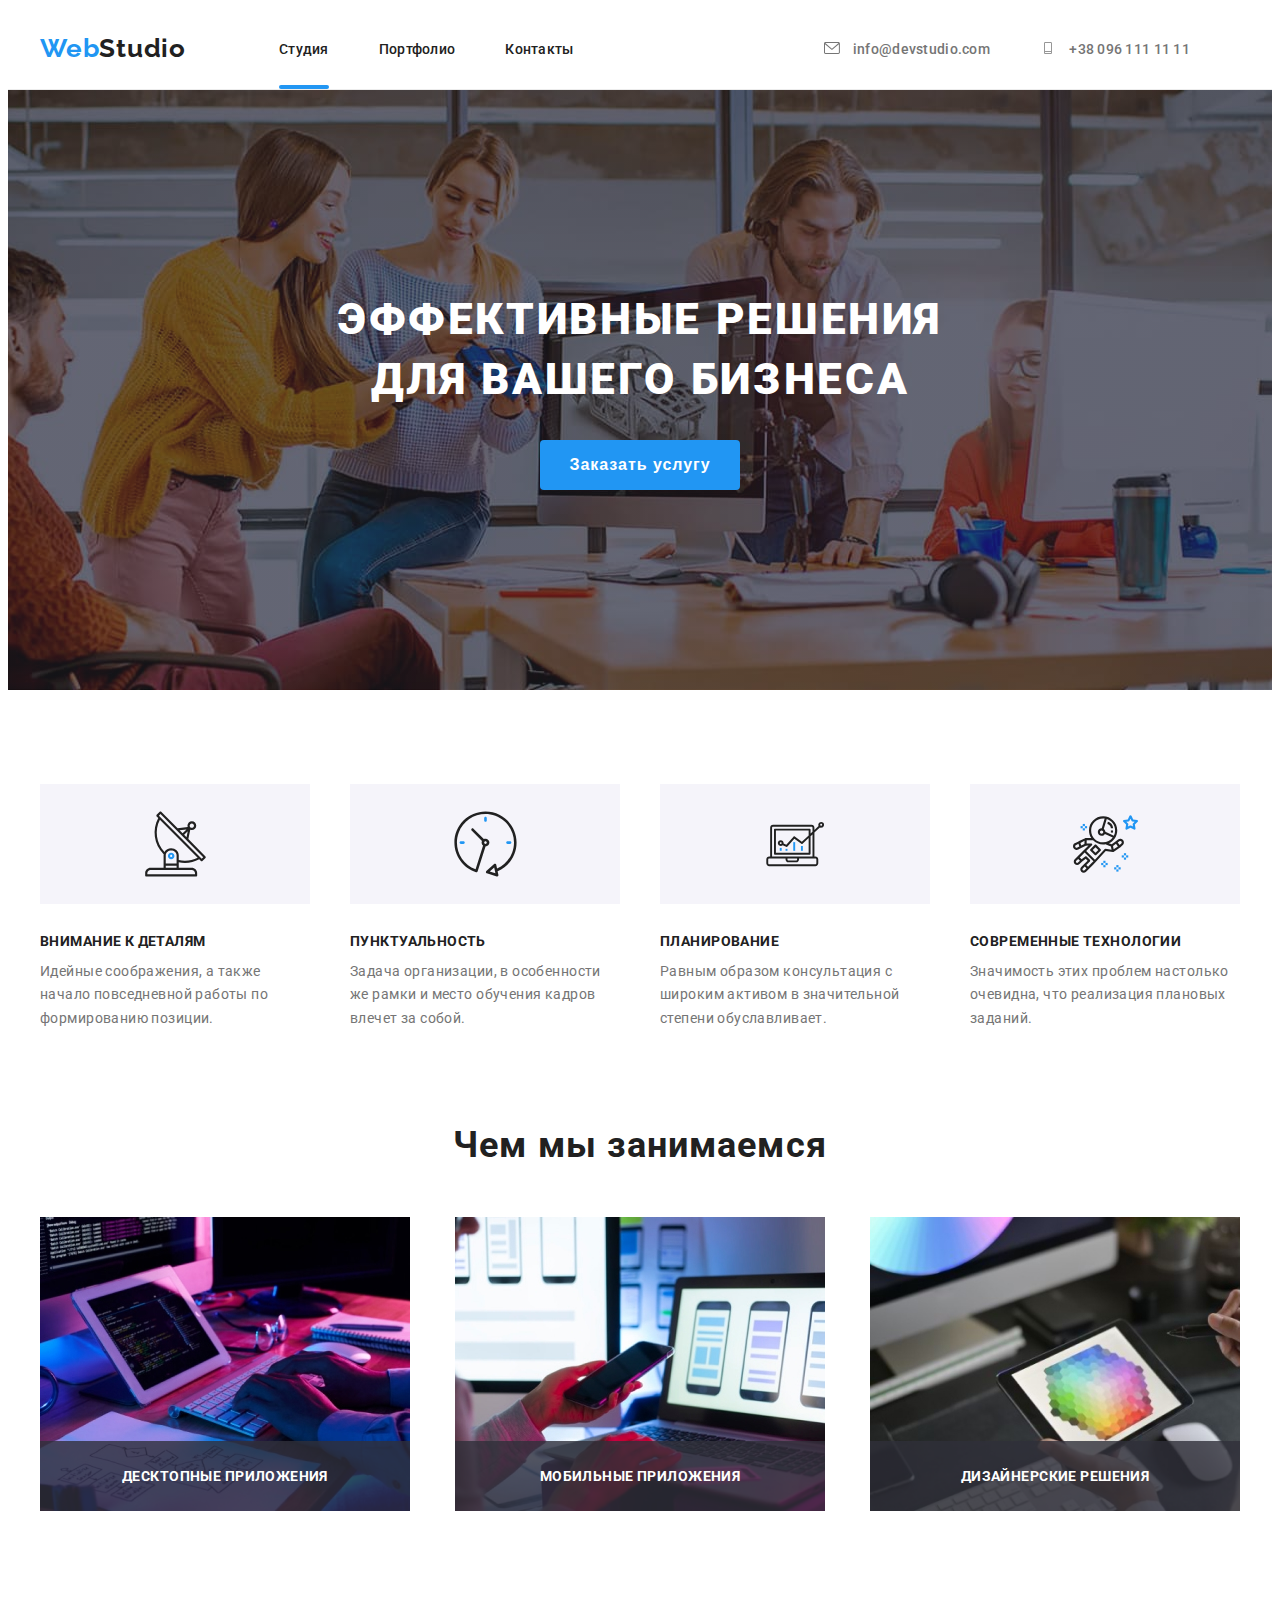
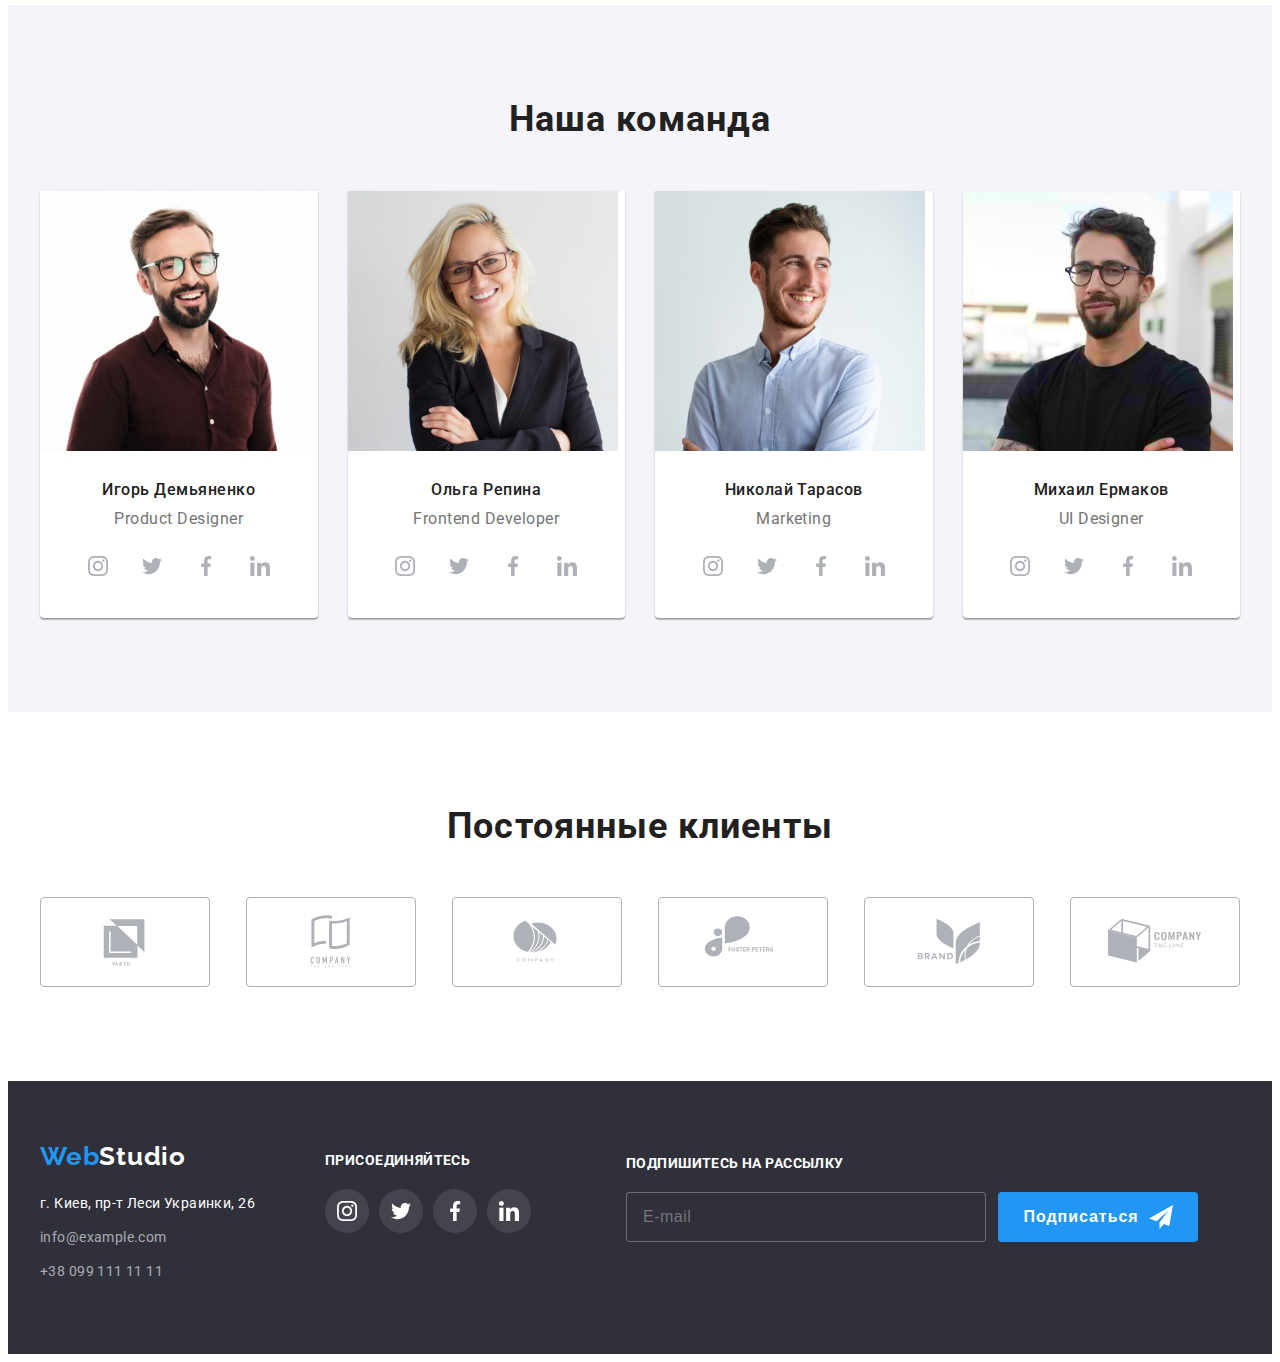
<file: index.html>
<!DOCTYPE html>
<html lang="ru">
  <head>
    <meta charset="UTF-8" />
    <meta http-equiv="X-UA-Compatible" content="IE=edge" />
    <meta name="viewport" content="width=device-width, initial-scale=1.0" />
    <title>WebStudio</title>
    <link rel="preconnect" href="https://fonts.googleapis.com" />
    <link rel="preconnect" href="https://fonts.gstatic.com" crossorigin />
    <link
      href="https://fonts.googleapis.com/css2?family=Raleway:wght@700&family=Roboto:wght@400;500;700;900&display=swap"
      rel="stylesheet"
    />
    <link
      rel="stylesheet"
      href="https://cdnjs.cloudflare.com/ajax/libs/modern-normalize/1.1.0/modern-normalize.min.css"
      integrity="sha512-wpPYUAdjBVSE4KJnH1VR1HeZfpl1ub8YT/NKx4PuQ5NmX2tKuGu6U/JRp5y+Y8XG2tV+wKQpNHVUX03MfMFn9Q=="
      crossorigin="anonymous"
      referrerpolicy="no-referrer"
    />
    <link
      rel="stylesheet"
      href="https://cdnjs.cloudflare.com/ajax/libs/animate.css/4.1.1/animate.min.css"
    />
    <link rel="stylesheet" href="./css/style.css" />
  </head>

  <body>
    <!-- Header content -->
    <header class="header">
      <!-- Main nav -->
      <div class="container header-container">
        <nav class="header-nav">
          <a class="link logo logo-black" href="./index.html"
            ><span class="logo-span">Web</span>Studio</a
          >

          <ul class="list header-list">
            <li class="header-item">
              <a class="link header-link current-link" href="./index.html">Студия</a>
            </li>
            <li class="header-item">
              <a class="link header-link" href="./portfolio.html">Портфолио</a>
            </li>
            <li class="header-item">
              <a class="link header-link" href="">Контакты</a>
            </li>
          </ul>
        </nav>

        <!-- Contacts -->
        <ul class="list header-contacts-list">
          <li class="header-item">
            <a class="link header-contacts-link" href="mailto:info@devstudio.com">
              <svg class="header-contacts-icon">
                <use href="./images/icons.svg#icon-mail"></use>
              </svg>
              info@devstudio.com</a
            >
          </li>
          <li class="header-item">
            <a class="link header-contacts-link" href="tel:+380961111111">
              <svg class="header-contacts-icon">
                <use href="./images/icons.svg#icon-mobile"></use>
              </svg>
              +38 096 111 11 11</a
            >
          </li>
        </ul>
      </div>
    </header>

    <!-- Main content -->
    <main>
      <!-- Title -->
      <section class="hero">
        <div class="container hero-container">
          <h1 class="hero-title">Эффективные решения для вашего бизнеса</h1>
          <button class="button" data-modal-open>Заказать услугу</button>
        </div>
      </section>

      <!-- Features  -->
      <section class="features section">
        <div class="container">
          <ul class="list features-list">
            <li class="features-item">
              <div class="features-icon-container">
                <svg class="features-icon"><use href="./images/icons.svg#icon-antenna"></use></svg>
              </div>
              <h3 class="features-title">Внимание к деталям</h3>
              <p class="features-text">
                Идейные соображения, а также начало повседневной работы по формированию позиции.
              </p>
            </li>
            <li class="features-item">
              <div class="features-icon-container">
                <svg class="features-icon"><use href="./images/icons.svg#icon-clock"></use></svg>
              </div>
              <h3 class="features-title">Пунктуальность</h3>
              <p class="features-text">
                Задача организации, в особенности же рамки и место обучения кадров влечет за собой.
              </p>
            </li>
            <li class="features-item">
              <div class="features-icon-container">
                <svg class="features-icon"><use href="./images/icons.svg#icon-diagram"></use></svg>
              </div>
              <h3 class="features-title">Планирование</h3>
              <p class="features-text">
                Равным образом консультация с широким активом в значительной степени обуславливает.
              </p>
            </li>
            <li class="features-item">
              <div class="features-icon-container">
                <svg class="features-icon">
                  <use href="./images/icons.svg#icon-astronaut"></use>
                </svg>
              </div>
              <h3 class="features-title">Современные технологии</h3>
              <p class="features-text">
                Значимость этих проблем настолько очевидна, что реализация плановых заданий.
              </p>
            </li>
          </ul>
        </div>
      </section>

      <!-- Field of activity -->
      <section class="activity section">
        <div class="container activity-container">
          <h2 class="sub-title">Чем мы занимаемся</h2>
          <ul class="list activity-list">
            <li class="activity-item">
              <img src="./images/main-page/box1.jpg" alt="Планшет с клавиатурой" width="370" />
              <div class="activity-container-text">
                <p class="activity-text">Десктопные приложения</p>
              </div>
            </li>
            <li class="activity-item">
              <img src="./images/main-page/box2.jpg" alt="Смартфон с ноутбуком" width="370" />
              <div class="activity-container-text">
                <p class="activity-text">Мобильные приложения</p>
              </div>
            </li>
            <li class="activity-item">
              <img src="./images/main-page/box3.jpg" alt="Планшет" width="370" />
              <div class="activity-container-text">
                <p class="activity-text">Дизайнерские решения</p>
              </div>
            </li>
          </ul>
        </div>
      </section>

      <!-- Our team-->
      <section class="team section">
        <div class="container">
          <h2 class="sub-title">Наша команда</h2>
          <ul class="list team-list">
            <li class="team-item">
              <img
                src="./images/main-page/person1.jpg"
                alt="Парень в красной рубашке"
                width="270"
              />
              <div class="team-title-container">
                <h3 class="team-title">Игорь Демьяненко</h3>
                <p class="team-text">Product Designer</p>
                <ul class="list team-social">
                  <li class="team-social-item">
                    <a href="https://www.instagram.com" class="team-social-link"
                      ><svg class="team-social-icon">
                        <use href="./images/icons.svg#icon-instagram"></use>
                      </svg>
                    </a>
                  </li>
                  <li class="team-social-item">
                    <a href="https://twitter.com" class="team-social-link"
                      ><svg class="team-social-icon">
                        <use href="./images/icons.svg#icon-twitter"></use>
                      </svg>
                    </a>
                  </li>
                  <li class="team-social-item">
                    <a href="https://www.facebook.com/" class="team-social-link"
                      ><svg class="team-social-icon">
                        <use href="./images/icons.svg#icon-facebook"></use>
                      </svg>
                    </a>
                  </li>
                  <li class="team-social-item">
                    <a href="https://www.linkedin.com/" class="team-social-link"
                      ><svg class="team-social-icon">
                        <use href="./images/icons.svg#icon-linkedin"></use>
                      </svg>
                    </a>
                  </li>
                </ul>
              </div>
            </li>
            <li class="team-item">
              <img
                src="./images/main-page/person2.jpg"
                alt="Девушка в черном пиджаке"
                width="270"
              />
              <div class="team-title-container">
                <h3 class="team-title">Ольга Репина</h3>
                <p class="team-text">Frontend Developer</p>
                <ul class="list team-social">
                  <li class="team-social-item">
                    <a href="https://www.instagram.com" class="team-social-link"
                      ><svg class="team-social-icon">
                        <use href="./images/icons.svg#icon-instagram"></use>
                      </svg>
                    </a>
                  </li>
                  <li class="team-social-item">
                    <a href="https://twitter.com" class="team-social-link"
                      ><svg class="team-social-icon">
                        <use href="./images/icons.svg#icon-twitter"></use>
                      </svg>
                    </a>
                  </li>
                  <li class="team-social-item">
                    <a href="https://www.facebook.com/" class="team-social-link"
                      ><svg class="team-social-icon">
                        <use href="./images/icons.svg#icon-facebook"></use>
                      </svg>
                    </a>
                  </li>
                  <li class="team-social-item">
                    <a href="https://www.linkedin.com/" class="team-social-link"
                      ><svg class="team-social-icon">
                        <use href="./images/icons.svg#icon-linkedin"></use>
                      </svg>
                    </a>
                  </li>
                </ul>
              </div>
            </li>
            <li class="team-item">
              <img
                src="./images/main-page/person3.jpg"
                alt="Парень в светлой рубашке"
                width="270"
              />
              <div class="team-title-container">
                <h3 class="team-title">Николай Тарасов</h3>
                <p class="team-text">Marketing</p>
                <ul class="list team-social">
                  <li class="team-social-item">
                    <a href="https://www.instagram.com" class="team-social-link"
                      ><svg class="team-social-icon">
                        <use href="./images/icons.svg#icon-instagram"></use>
                      </svg>
                    </a>
                  </li>
                  <li class="team-social-item">
                    <a href="https://twitter.com" class="team-social-link"
                      ><svg class="team-social-icon">
                        <use href="./images/icons.svg#icon-twitter"></use>
                      </svg>
                    </a>
                  </li>
                  <li class="team-social-item">
                    <a href="https://www.facebook.com/" class="team-social-link"
                      ><svg class="team-social-icon">
                        <use href="./images/icons.svg#icon-facebook"></use>
                      </svg>
                    </a>
                  </li>
                  <li class="team-social-item">
                    <a href="https://www.linkedin.com/" class="team-social-link"
                      ><svg class="team-social-icon">
                        <use href="./images/icons.svg#icon-linkedin"></use>
                      </svg>
                    </a>
                  </li>
                </ul>
              </div>
            </li>
            <li class="team-item">
              <img
                src="./images/main-page/person4.jpg"
                alt="Парень в черной футболке"
                width="270"
              />
              <div class="team-title-container">
                <h3 class="team-title">Михаил Ермаков</h3>
                <p class="team-text">UI Designer</p>
                <ul class="list team-social">
                  <li class="team-social-item">
                    <a href="https://www.instagram.com" class="team-social-link"
                      ><svg class="team-social-icon">
                        <use href="./images/icons.svg#icon-instagram"></use>
                      </svg>
                    </a>
                  </li>
                  <li class="team-social-item">
                    <a href="https://twitter.com" class="team-social-link"
                      ><svg class="team-social-icon">
                        <use href="./images/icons.svg#icon-twitter"></use>
                      </svg>
                    </a>
                  </li>
                  <li class="team-social-item">
                    <a href="https://www.facebook.com/" class="team-social-link"
                      ><svg class="team-social-icon">
                        <use href="./images/icons.svg#icon-facebook"></use>
                      </svg>
                    </a>
                  </li>
                  <li class="team-social-item">
                    <a href="https://www.linkedin.com/" class="team-social-link"
                      ><svg class="team-social-icon">
                        <use href="./images/icons.svg#icon-linkedin"></use>
                      </svg>
                    </a>
                  </li>
                </ul>
              </div>
            </li>
          </ul>
        </div>
      </section>

      <!-- Clients -->
      <section class="clients section">
        <div class="container">
          <h2 class="sub-title">Постоянные клиенты</h2>
          <ul class="list client-list">
            <li class="client-item">
              <a href="" class="client-link"
                ><svg class="client-icon">
                  <use href="./images/icons.svg#icon-client-1"></use>
                </svg>
              </a>
            </li>
            <li class="client-item">
              <a href="" class="client-link"
                ><svg class="client-icon">
                  <use href="./images/icons.svg#icon-client-2"></use>
                </svg>
              </a>
            </li>
            <li class="client-item">
              <a href="" class="client-link"
                ><svg class="client-icon">
                  <use href="./images/icons.svg#icon-client-3"></use>
                </svg>
              </a>
            </li>
            <li class="client-item">
              <a href="" class="client-link"
                ><svg class="client-icon">
                  <use href="./images/icons.svg#icon-client-4"></use>
                </svg>
              </a>
            </li>
            <li class="client-item">
              <a href="" class="client-link"
                ><svg class="client-icon">
                  <use href="./images/icons.svg#icon-client-5"></use>
                </svg>
              </a>
            </li>
            <li class="client-item">
              <a href="" class="client-link"
                ><svg class="client-icon">
                  <use href="./images/icons.svg#icon-client-6"></use>
                </svg>
              </a>
            </li>
          </ul>
        </div>
      </section>
    </main>

    <!-- Footer content -->
    <footer class="footer footer-container">
      <div class="container footer-flex">
        <div class="address-container">
          <a class="link logo logo-white" href="./index.html"
            ><span class="logo-span">Web</span>Studio</a
          >
          <address class="footer-address">
            <ul class="list address-list">
              <li class="address-item">
                <a
                  class="link address-link"
                  href="https://goo.gl/maps/nczX3HqXWw6fcAAx9"
                  target="_blank"
                  >г. Киев, пр-т Леси Украинки, 26</a
                >
              </li>
              <li class="address-item">
                <a class="link address-link mailtel-link" href="mailto:info@example.com"
                  >info@example.com</a
                >
              </li>
              <li class="address-item">
                <a class="link address-link mailtel-link" href="tel:+380991111111"
                  >+38 099 111 11 11</a
                >
              </li>
            </ul>
          </address>
        </div>
        <div class="footer-social-container">
          <p class="footer-social-text">присоединяйтесь</p>
          <ul class="list footer-social-list">
            <li class="footer-social-item">
              <a href="https://www.instagram.com" class="footer-social-link"
                ><svg class="footer-social-icon">
                  <use href="./images/icons.svg#icon-instagram"></use>
                </svg>
              </a>
            </li>
            <li class="footer-social-item">
              <a href="https://twitter.com" class="footer-social-link"
                ><svg class="footer-social-icon">
                  <use href="./images/icons.svg#icon-twitter"></use>
                </svg>
              </a>
            </li>
            <li class="footer-social-item">
              <a href="https://www.facebook.com/" class="footer-social-link"
                ><svg class="footer-social-icon">
                  <use href="./images/icons.svg#icon-facebook"></use>
                </svg>
              </a>
            </li>
            <li class="footer-social-item">
              <a href="https://www.linkedin.com/" class="footer-social-link"
                ><svg class="footer-social-icon">
                  <use href="./images/icons.svg#icon-linkedin"></use>
                </svg>
              </a>
            </li>
          </ul>
        </div>
        <div class="footer-mail-container">
          <form class="footer-mail">
            <label for="email" class="footer-mail-title">Подпишитесь на рассылку</label>
            <div class="mail-container">
              <input type="text" name="email" id="email" class="mail-text" placeholder="E-mail" />
              <button type="submit" class="button button-mail">
                Подписаться
                <svg class="icon-send" width="24" height="24">
                  <use href="./images/icons.svg#icon-send"></use>
                </svg>
              </button>
            </div>
          </form>
        </div>
      </div>
    </footer>

    <div class="backdrop is-hidden" data-modal>
      <div class="modal">
        <button type="button" class="button-close" data-modal-close>
          <svg class="icon-close">
            <use href="./images/icons.svg#icon-close"></use>
          </svg>
        </button>
        <form action="#" class="modal-form">
          <p class="modal-title">Оставьте свои данные, мы вам перезвоним</p>
          <div class="modal-input-container">
            <div class="modal-wrap">
              <label class="modal-text"
                >Имя
                <input type="text" name="user-name" required class="modal-input" />
                <svg class="icon-modal">
                  <use href="./images/icons.svg#icon-person-black"></use>
                </svg>
              </label>
            </div>
          </div>
          <div class="modal-input-container">
            <label class="modal-text"
              >Телефон
              <input type="tel" name="mobile" required class="modal-input" />
              <svg class="icon-modal">
                <use href="./images/icons.svg#icon-phone-black"></use>
              </svg>
            </label>
          </div>
          <div class="modal-input-container">
            <label class="modal-text"
              >Почта
              <input type="email" name="email" required class="modal-input" />
              <svg class="icon-modal">
                <use href="./images/icons.svg#icon-email-black"></use>
              </svg>
            </label>
          </div>
          <div class="modal-textarea-container">
            <label class="modal-text">
              Комментарий
              <textarea
                name="user-text"
                placeholder="Введите текст"
                class="modal-textarea"
              ></textarea>
            </label>
          </div>

          <div class="modal-checkbox-container">
            <input type="checkbox" id="policy" name="policy" class="modal-check-policy" />
            <label for="policy" class="check-text">
              <span class="custom-check">
                <svg class="icon-check" width="12" height="10">
                  <use href="./images/icons.svg#icon-check"></use>
                </svg>
              </span>
              Соглашаюсь с рассылкой и принимаю
              <a href="" class="modal-policy-link"> Условия договора </a>
            </label>
          </div>

          <button type="submit" class="button">Отправить</button>
        </form>
      </div>
    </div>

    <script src="./js/modal.js"></script>
  </body>
</html>
</file>
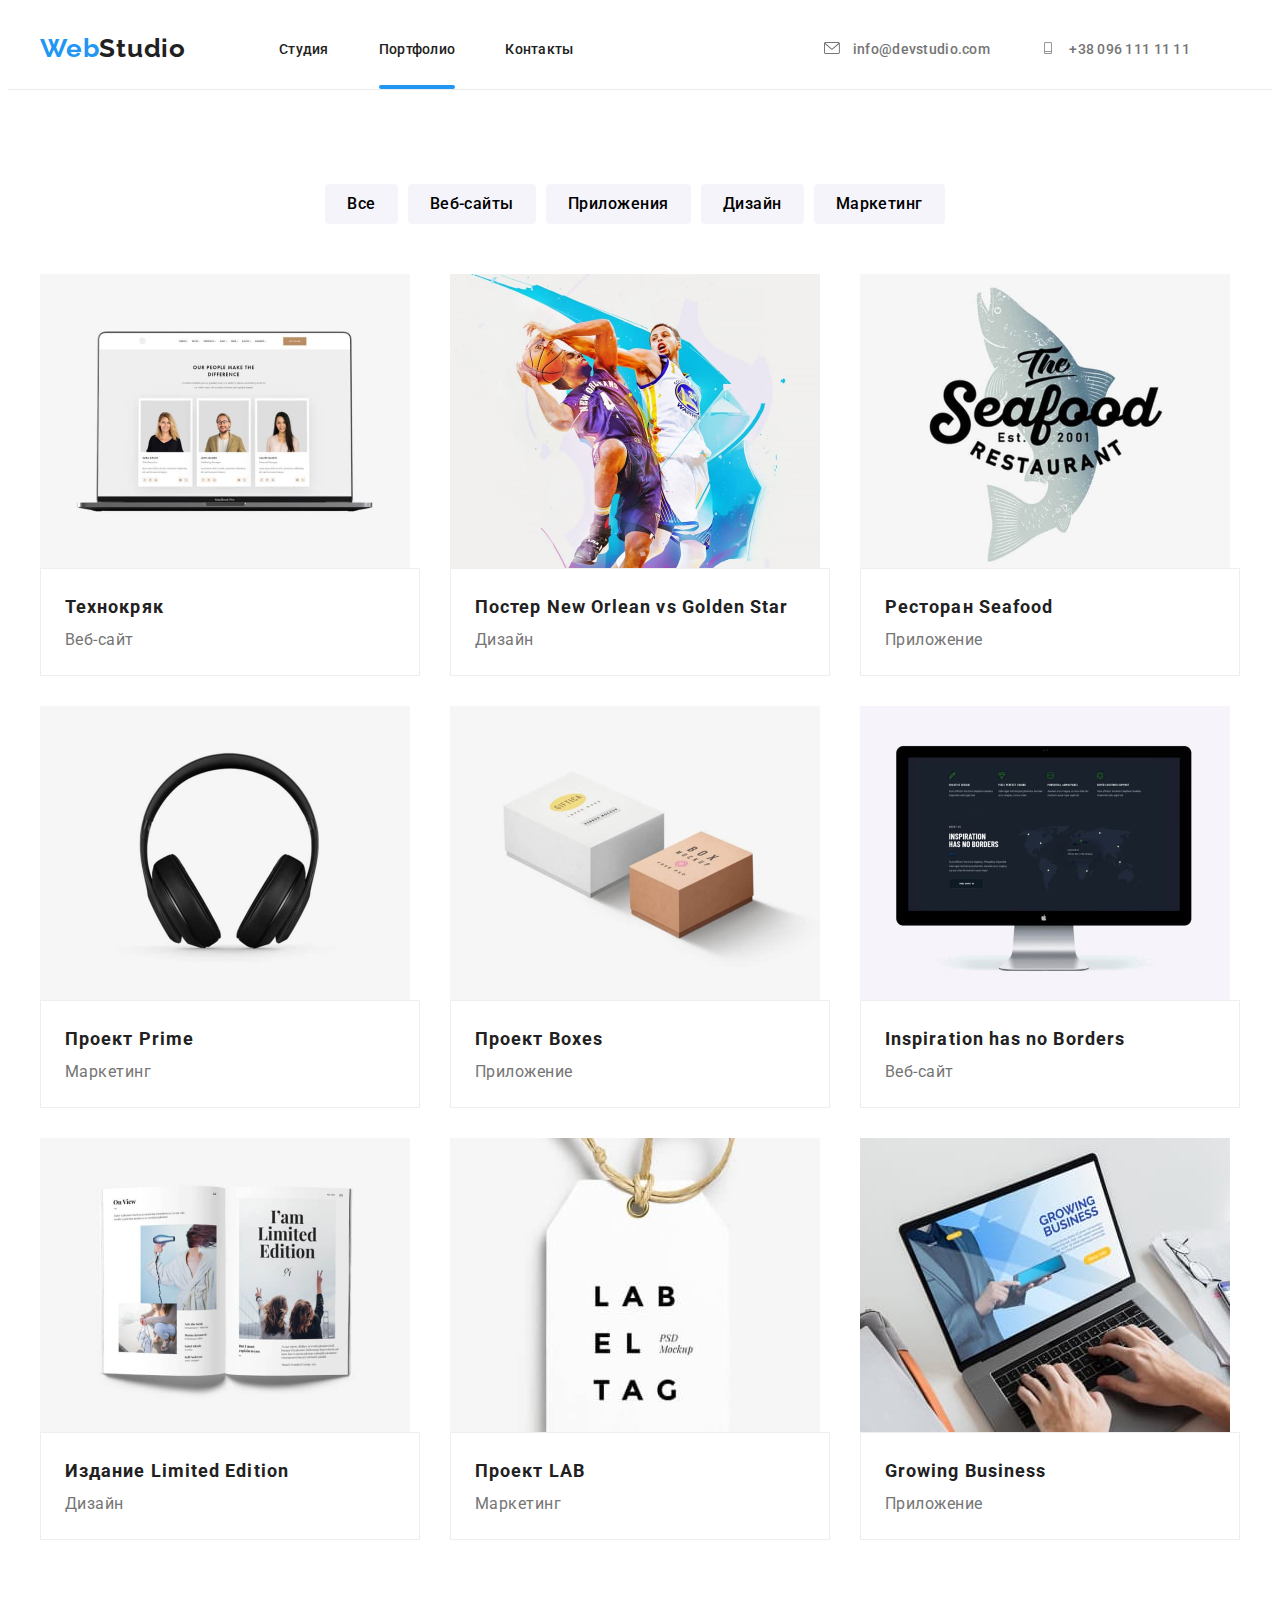
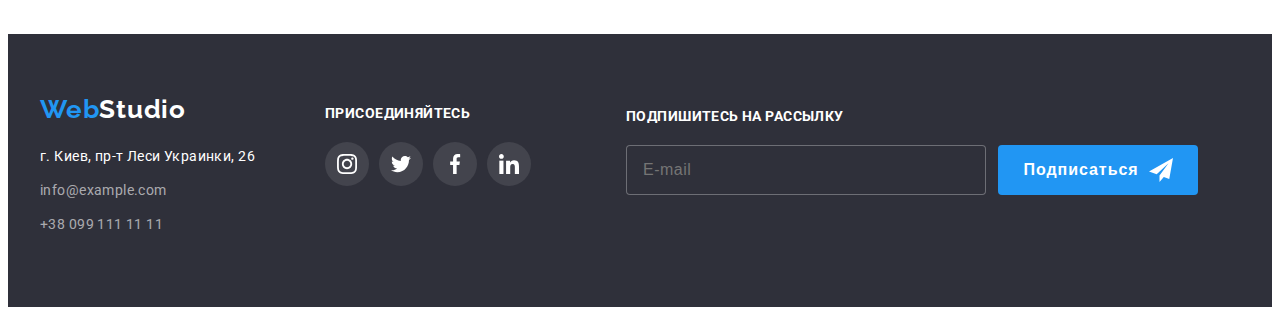
<file: portfolio.html>
<!DOCTYPE html>
<html lang="ru">
  <head>
    <meta charset="UTF-8" />
    <meta http-equiv="X-UA-Compatible" content="IE=edge" />
    <meta name="viewport" content="width=device-width, initial-scale=1.0" />
    <title>WebStudio</title>
    <link rel="preconnect" href="https://fonts.googleapis.com" />
    <link rel="preconnect" href="https://fonts.gstatic.com" crossorigin />
    <link
      href="https://fonts.googleapis.com/css2?family=Raleway:wght@700&family=Roboto:wght@400;500;700;900&display=swap"
      rel="stylesheet"
    />
    <link
      rel="stylesheet"
      href="https://cdnjs.cloudflare.com/ajax/libs/modern-normalize/1.1.0/modern-normalize.min.css"
      integrity="sha512-wpPYUAdjBVSE4KJnH1VR1HeZfpl1ub8YT/NKx4PuQ5NmX2tKuGu6U/JRp5y+Y8XG2tV+wKQpNHVUX03MfMFn9Q=="
      crossorigin="anonymous"
      referrerpolicy="no-referrer"
    />
    <link rel="stylesheet" href="./css/style.css" />
  </head>

  <body>
    <!-- Header content -->
    <header class="header">
      <!-- Main nav -->
      <div class="container header-container">
        <nav class="header-nav">
          <a class="link logo logo-black" href="./index.html"
            ><span class="logo-span">Web</span>Studio</a
          >

          <ul class="list header-list">
            <li class="header-item">
              <a class="link header-link" href="./index.html">Студия</a>
            </li>
            <li class="header-item">
              <a class="link header-link current-link" href="./portfolio.html">Портфолио</a>
            </li>
            <li class="header-item">
              <a class="link header-link" href="">Контакты</a>
            </li>
          </ul>
        </nav>

        <!-- Contacts -->
        <ul class="list header-contacts-list">
          <li class="header-item">
            <a class="link header-contacts-link" href="mailto:info@devstudio.com">
              <svg class="header-contacts-icon">
                <use href="./images/icons.svg#icon-mail"></use>
              </svg>
              info@devstudio.com</a
            >
          </li>
          <li class="header-item">
            <a class="link header-contacts-link" href="tel:+380961111111">
              <svg class="header-contacts-icon">
                <use href="./images/icons.svg#icon-mobile"></use>
              </svg>
              +38 096 111 11 11</a
            >
          </li>
        </ul>
      </div>
    </header>

    <!-- Main content -->
    <main>
      <section class="section">
        <!-- Filter content -->
        <div class="container">
          <ul class="list filter-list">
            <li class="filter-item">
              <button type="button" class="filter-button">Все</button>
            </li>
            <li class="filter-item">
              <button type="button" class="filter-button">Веб-сайты</button>
            </li>
            <li class="filter-item">
              <button type="button" class="filter-button">Приложения</button>
            </li>
            <li class="filter-item">
              <button type="button" class="filter-button">Дизайн</button>
            </li>
            <li class="filter-item">
              <button type="button" class="filter-button">Маркетинг</button>
            </li>
          </ul>

          <!-- Portfolio content -->
          <ul class="list portfolio-list">
            <li class="portfolio-item">
              <a href="" class="link port-content">
                <div class="portfolio-img-container">
                  <img src="./images/portfolio/laptop.jpg" alt="Ноутбук" width="370" />
                  <div class="portfolio-container">
                    <p class="portfolio-container-text">
                      Технокряк это современная площадка распространения коронавируса. Компании
                      используют эту платформу для цифрового шпионажа и атак на защищённые сервера
                      конкурентов.
                    </p>
                  </div>
                </div>
                <div class="all-text">
                  <h3 class="portfolio-title">Технокряк</h3>
                  <p class="portfolio-text">Веб-сайт</p>
                </div>
              </a>
            </li>
            <li class="portfolio-item">
              <a href="" class="link port-content">
                <div class="portfolio-img-container">
                  <img src="./images/portfolio/basketball.jpg" alt="Баскетбол" width="370" />
                  <div class="portfolio-container">
                    <p class="portfolio-container-text"></p>
                  </div>
                </div>
                <div class="all-text">
                  <h3 class="portfolio-title">Постер New Orlean vs Golden Star</h3>
                  <p class="portfolio-text">Дизайн</p>
                </div>
              </a>
            </li>
            <li class="portfolio-item">
              <a href="" class="link port-content">
                <div class="portfolio-img-container">
                  <img src="./images/portfolio/fish.jpg" alt="Логотип (рыба)" width="370" />
                  <div class="portfolio-container">
                    <p class="portfolio-container-text"></p>
                  </div>
                </div>
                <div class="all-text">
                  <h3 class="portfolio-title">Ресторан Seafood</h3>
                  <p class="portfolio-text">Приложение</p>
                </div>
              </a>
            </li>
            <li class="portfolio-item">
              <a href="" class="link port-content">
                <div class="portfolio-img-container">
                  <img src="./images/portfolio/headset.jpg" alt="Наушники" width="370" />
                  <div class="portfolio-container">
                    <p class="portfolio-container-text"></p>
                  </div>
                </div>
                <div class="all-text">
                  <h3 class="portfolio-title">Проект Prime</h3>
                  <p class="portfolio-text">Маркетинг</p>
                </div>
              </a>
            </li>

            <li class="portfolio-item">
              <a href="" class="link port-content">
                <div class="portfolio-img-container">
                  <img src="./images/portfolio/boxes.jpg" alt="Коробки" width="370" />
                  <div class="portfolio-container">
                    <p class="portfolio-container-text"></p>
                  </div>
                </div>
                <div class="all-text">
                  <h3 class="portfolio-title">Проект Boxes</h3>
                  <p class="portfolio-text">Приложение</p>
                </div>
              </a>
            </li>
            <li class="portfolio-item">
              <a href="" class="link port-content">
                <div class="portfolio-img-container">
                  <img src="./images/portfolio/monitor.jpg" alt="Монитор" width="370" />
                  <div class="portfolio-container">
                    <p class="portfolio-container-text"></p>
                  </div>
                </div>
                <div class="all-text">
                  <h3 class="portfolio-title">Inspiration has no Borders</h3>
                  <p class="portfolio-text">Веб-сайт</p>
                </div>
              </a>
            </li>
            <li class="portfolio-item">
              <a href="" class="link port-content">
                <div class="portfolio-img-container">
                  <img src="./images/portfolio/magazine.jpg" alt="Журнал" width="370" />
                  <div class="portfolio-container">
                    <p class="portfolio-container-text"></p>
                  </div>
                </div>
                <div class="all-text">
                  <h3 class="portfolio-title">Издание Limited Edition</h3>
                  <p class="portfolio-text">Дизайн</p>
                </div>
              </a>
            </li>
            <li class="portfolio-item">
              <a href="" class="link port-content">
                <div class="portfolio-img-container">
                  <img src="./images/portfolio/tag.jpg" alt="Бирка" width="370" />
                  <div class="portfolio-container">
                    <p class="portfolio-container-text"></p>
                  </div>
                </div>
                <div class="all-text">
                  <h3 class="portfolio-title">Проект LAB</h3>
                  <p class="portfolio-text">Маркетинг</p>
                </div>
              </a>
            </li>
            <li class="portfolio-item">
              <a href="" class="link port-content">
                <div class="portfolio-img-container">
                  <img src="./images/portfolio/miniLaptop.jpg" alt="Нетбук" width="370" />
                  <div class="portfolio-container">
                    <p class="portfolio-container-text"></p>
                  </div>
                </div>
                <div class="all-text">
                  <h3 class="portfolio-title">Growing Business</h3>
                  <p class="portfolio-text">Приложение</p>
                </div>
              </a>
            </li>
          </ul>
        </div>
      </section>
    </main>

    <!-- Footer content -->
    <footer class="footer footer-container">
      <div class="container footer-flex">
        <div class="address-container">
          <a class="link logo logo-white" href="./index.html"
            ><span class="logo-span">Web</span>Studio</a
          >
          <address class="footer-address">
            <ul class="list address-list">
              <li class="address-item">
                <a
                  class="link address-link"
                  href="https://goo.gl/maps/nczX3HqXWw6fcAAx9"
                  target="_blank"
                  >г. Киев, пр-т Леси Украинки, 26</a
                >
              </li>
              <li class="address-item">
                <a class="link address-link mailtel-link" href="mailto:info@example.com"
                  >info@example.com</a
                >
              </li>
              <li class="address-item">
                <a class="link address-link mailtel-link" href="tel:+380991111111"
                  >+38 099 111 11 11</a
                >
              </li>
            </ul>
          </address>
        </div>
        <div class="footer-social-container">
          <p class="footer-social-text">присоединяйтесь</p>
          <ul class="list footer-social-list">
            <li class="footer-social-item">
              <a href="https://www.instagram.com" class="footer-social-link"
                ><svg class="footer-social-icon">
                  <use href="./images/icons.svg#icon-instagram"></use>
                </svg>
              </a>
            </li>
            <li class="footer-social-item">
              <a href="https://twitter.com" class="footer-social-link"
                ><svg class="footer-social-icon">
                  <use href="./images/icons.svg#icon-twitter"></use>
                </svg>
              </a>
            </li>
            <li class="footer-social-item">
              <a href="https://www.facebook.com/" class="footer-social-link"
                ><svg class="footer-social-icon">
                  <use href="./images/icons.svg#icon-facebook"></use>
                </svg>
              </a>
            </li>
            <li class="footer-social-item">
              <a href="https://www.linkedin.com/" class="footer-social-link"
                ><svg class="footer-social-icon">
                  <use href="./images/icons.svg#icon-linkedin"></use>
                </svg>
              </a>
            </li>
          </ul>
        </div>
        <div class="footer-mail-container">
          <form class="footer-mail">
            <label for="email" class="footer-mail-title">Подпишитесь на рассылку</label>
            <div class="mail-container">
              <input type="text" name="email" id="email" class="mail-text" placeholder="E-mail" />
              <button type="submit" class="button button-mail">
                Подписаться
                <svg class="icon-send" width="24" height="24">
                  <use href="./images/icons.svg#icon-send"></use>
                </svg>
              </button>
            </div>
          </form>
        </div>
      </div>
    </footer>
  </body>
</html>
</file>
<file: css/style.css>
/*-------------Common variables-------------*/
:root {
  --background-color: #2f303a;
  --logo-header-color: #000000;
  --main-title-color: #ffffff;
  --accent-text-color: #2196f3;
  --first-text-color: #212121;
  --second-text-color: #757575;
  --addres-text-color: rgba(255, 255, 255, 0.6);
  --footer-logo-color: #ffffff;
  --button-main-color: #f5f4fa;
  --icon-main-color: #afb1b8;
}

/*-------------Reset styles-------------*/
p,
h1,
h2,
h3,
h4,
h5,
h6 {
  margin: 0;
}

ul {
  margin: 0;
  padding: 0;
}

img {
  display: block;
  max-width: 100%;
}

button {
  cursor: pointer;
}

.container {
  width: 1200px;
  padding-left: 15px;
  padding-right: 15px;
  margin: 0 auto;
}

/*-------------General style-------------*/
body {
  font-family: Roboto, sans-serif;
  color: var(--first-text-color);
}

.list {
  list-style: none;
}

.link {
  text-decoration: none;
}

.section {
  padding-top: 94px;
  padding-bottom: 94px;
}

/*-------------Header content-------------*/
.header {
  padding: 25px 0 25px 0;
  border-bottom: 1px solid #ececec;
}

.header-container {
  display: flex;
  align-items: center;
}

.header-nav {
  display: flex;
  align-items: center;
}

.logo {
  font-family: Raleway;
  font-weight: 700;
  font-size: 26px;
  line-height: 1.19;
  letter-spacing: 0.03em;
}

.logo .logo-span {
  color: var(--accent-text-color);
}
.logo-black {
  color: var(--first-text-color);
  margin-right: 93px;
}

.logo-white {
  color: var(--main-title-color);
}

.header-list {
  display: flex;
}

.header-item:not(last-child) {
  margin-right: 50px;
}

.header-link {
  font-weight: 500;
  font-size: 14px;
  line-height: 1.14;
  letter-spacing: 0.02em;
  color: var(--first-text-color);
  transition: color 250ms cubic-bezier(0.4, 0, 0.2, 1);
  position: relative;
}

.header-link:hover,
.header-link:focus {
  color: var(--accent-text-color);
}

.header-link.current-link::after {
  position: absolute;
  content: '';
  width: 100%;
  height: 4px;
  background-color: var(--accent-text-color);
  left: 0;
  bottom: -32px;
  border-radius: 2px;
}

.header-contacts-list {
  display: flex;
  margin-left: auto;
}

.header-contacts-link {
  font-weight: 500;
  font-size: 14px;
  line-height: 1.14;
  letter-spacing: 0.02em;
  color: var(--second-text-color);
  transition: color 250ms cubic-bezier(0.4, 0, 0.2, 1);
}

.header-contacts-link:hover,
.header-contacts-link:focus {
  color: var(--accent-text-color);
}

.header-contacts-icon {
  width: 16px;
  height: 12px;
  fill: currentColor;
  margin-right: 10px;
}

/*----------------Main content----------------*/
/*-------------Title content-------------*/
.hero {
  background-color: var(--background-color);
  background-image: linear-gradient(rgba(47, 48, 58, 0.4), rgba(47, 48, 58, 0.4)),
    url('../images/main-page/bg-img.jpg');
  background-repeat: no-repeat;
  background-position: center;
  background-size: 1600px;
  padding: 200px 0 200px 0;
}

.hero-container {
  width: 700px;
}

.hero-title {
  font-weight: 900;
  font-size: 44px;
  line-height: 1.36;
  letter-spacing: 0.06em;
  text-transform: uppercase;
  margin-bottom: 30px;
  color: var(--main-title-color);
  text-align: center;
}

.button {
  font-weight: 700;
  font-size: 16px;
  line-height: 1.875;
  letter-spacing: 0.06em;
  border: 0;
  color: var(--main-title-color);
  background: var(--accent-text-color);
  transition: box-shadow 250ms cubic-bezier(0.4, 0, 0.2, 1);
  border-radius: 4px;
  width: 200px;
  height: 50px;
  display: block;
  margin: 0 auto;
}

.button:hover,
.button:focus {
  box-shadow: 0px 4px 4px rgba(0, 0, 0, 0.15);
}

/*-------------Features content-------------*/
.features-list {
  display: flex;
  justify-content: space-between;
}

.features-item {
  width: 270px;
}

.features-icon-container {
  width: 270px;
  height: 120px;
  margin-bottom: 30px;
  display: flex;
  justify-content: center;
  align-items: center;
  background-color: var(--button-main-color);
}

.features-icon {
  width: 65px;
  height: 70px;
}

.features-title {
  font-weight: 700;
  font-size: 14px;
  line-height: 1.14;
  letter-spacing: 0.03em;
  text-transform: uppercase;
}

.features-text {
  font-size: 14px;
  line-height: 1.71;
  letter-spacing: 0.03em;
  color: var(--second-text-color);
  margin-top: 10px;
}

.sub-title {
  font-weight: 700;
  font-size: 36px;
  line-height: 1.16;
  letter-spacing: 0.03em;
  text-align: center;
  margin-bottom: 50px;
}

/*-------------Activity content-------------*/
.activity {
  padding-top: 0px;
}

.activity-list {
  display: flex;
  justify-content: space-between;
}

.activity-item {
  position: relative;
}

.activity-container-text {
  position: absolute;
  bottom: 0;

  display: flex;
  justify-content: center;
  align-items: center;
  width: 100%;
  height: 70px;
  background-color: rgba(47, 48, 58, 0.8);
}

.activity-text {
  font-weight: bold;
  font-size: 14px;
  line-height: 16px;
  text-align: center;
  letter-spacing: 0.03em;
  text-transform: uppercase;
  color: var(--main-title-color);
}

/*-------------Our team content-------------*/
.team {
  background: var(--button-main-color);
}

.team-list {
  display: flex;
  flex-wrap: wrap;
  margin-left: -30px;
}

.team-item {
  flex-basis: calc(100% / 4 - 30px);
  margin-left: 30px;
  background-color: #ffffff;
}

.team-title-container {
  padding-top: 30px;
  padding-bottom: 30px;
}

.team-title {
  font-weight: 500;
  font-size: 16px;
  line-height: 1.18;
  letter-spacing: 0.03em;
  text-align: center;
  margin-bottom: 10px;
}

.team-item {
  box-shadow: 0px 1px 3px rgba(0, 0, 0, 0.12), 0px 1px 1px rgba(0, 0, 0, 0.14),
    0px 2px 1px rgba(0, 0, 0, 0.2);
  border-radius: 0px 0px 4px 4px;
}

.team-text {
  font-size: 16px;
  line-height: 1.18;
  letter-spacing: 0.03em;
  text-align: center;
  color: var(--second-text-color);
  margin-bottom: 15px;
}

.team-social {
  display: flex;
  justify-content: center;
}

.team-social-item {
  width: 44px;
  height: 44px;
}

.team-social-item + .team-social-item {
  margin-left: 10px;
}

.team-social-link {
  width: 100%;
  height: 100%;
  border-radius: 50%;
  display: flex;
  justify-content: center;
  align-items: center;
  color: var(--icon-main-color);
  transition: color 250ms cubic-bezier(0.4, 0, 0.2, 1),
    background-color 250ms cubic-bezier(0.4, 0, 0.2, 1);
}

.team-social-icon {
  width: 20px;
  height: 20px;
  fill: currentColor;
}

.team-social-link:hover,
.team-social-link:focus {
  background-color: var(--accent-text-color);
  color: var(--main-title-color);
}

/*-------------Clients content-------------*/

.client-list {
  display: flex;
  justify-content: space-between;
}

.client-item {
  width: 170px;
  height: 90px;
  border: 1px solid var(--icon-main-color);
  box-sizing: border-box;
  border-radius: 4px;
  transition: border-color 250ms cubic-bezier(0.4, 0, 0.2, 1);
}

.client-link {
  width: 100%;
  height: 100%;
  display: flex;
  justify-content: center;
  align-items: center;
  color: var(--icon-main-color);
  transition: color 250ms cubic-bezier(0.4, 0, 0.2, 1);
}

.client-icon {
  width: 106px;
  height: 60px;
  fill: currentColor;
}

.client-item:hover,
.client-item:focus {
  border-color: var(--accent-text-color);
}

.client-link:focus,
.client-link:hover {
  color: var(--accent-text-color);
}
/*-------------Footer content-------------*/
.footer {
  background: var(--background-color);
}

.footer-container {
  padding-top: 60px;
  padding-bottom: 60px;
}

.footer-flex {
  display: flex;
}

.address-link {
  font-style: normal;
  font-size: 14px;
  line-height: 1.71;
  letter-spacing: 0.03em;
  color: var(--footer-logo-color);
}

.address-list {
  margin-top: 20px;
}

.address-item {
  margin-bottom: 10px;
}

.mailtel-link {
  color: var(--addres-text-color);
}

.footer-address {
  display: flex;
}

.footer-social-container {
  margin-left: 70px;
  padding-top: 12px;
}

.footer-social-list {
  display: flex;
}

.footer-social-item {
  width: 44px;
  height: 44px;
}

.footer-social-text {
  font-weight: 700;
  font-size: 14px;
  line-height: 1.14;
  letter-spacing: 0.03em;
  text-transform: uppercase;
  color: var(--main-title-color);
  margin-bottom: 20px;
}

.footer-social-link {
  background-color: #43444d;
  width: 100%;
  height: 100%;
  border-radius: 50%;
  display: flex;
  justify-content: center;
  align-items: center;
  transition: background-color 250ms cubic-bezier(0.4, 0, 0.2, 1);
}

.footer-social-link:hover,
.footer-social-link:focus {
  background-color: var(--accent-text-color);
}

.footer-social-icon {
  width: 20px;
  height: 20px;
  fill: var(--main-title-color);
}

.footer-social-item + .footer-social-item {
  margin-left: 10px;
}

/*-------------Portfolio-------------*/
/*-------------Filter content-------------*/
.filter-list {
  display: flex;
  justify-content: center;
  margin-bottom: 50px;
}

.filter-item {
  margin-right: 10px;
}

.filter-button {
  font-family: inherit;
  font-weight: 500;
  font-size: 16px;
  line-height: 1.62;
  letter-spacing: 0.03em;
  border: 0;
  border-radius: 4px;
  height: 40px;
  background: var(--button-main-color);
  padding: 6px 22px;
  transition: color 250ms cubic-bezier(0.4, 0, 0.2, 1),
    background-color 250ms cubic-bezier(0.4, 0, 0.2, 1),
    box-shadow 250ms cubic-bezier(0.4, 0, 0.2, 1),
    background-color 250ms cubic-bezier(0.4, 0, 0.2, 1);
}

.filter-button:hover,
.filter-button:focus {
  background: var(--accent-text-color);
  color: var(--main-title-color);
  box-shadow: 0px 3px 1px rgba(0, 0, 0, 0.1), 0px 1px 2px rgba(0, 0, 0, 0.08),
    0px 2px 2px rgba(0, 0, 0, 0.12);
}

.portfolio-list {
  display: flex;
  flex-wrap: wrap;
  margin-left: -30px;
  margin-bottom: -30px;
}

.portfolio-item {
  flex-basis: calc(100% / 3 - 30px);
  margin-left: 30px;
  margin-bottom: 30px;
  box-sizing: border-box;
}

.port-content {
  display: block;
  color: inherit;
  transition: box-shadow 250ms cubic-bezier(0.4, 0, 0.2, 1);
}

.port-content:hover,
.port-content:focus {
  box-shadow: 0px 1px 1px #0000001f, 0px 4px 4px rgba(0, 0, 0, 0.06),
    1px 4px 6px rgba(0, 0, 0, 0.16);
}

.port-content:hover .portfolio-container {
  transform: translateY(-100%);
}

.portfolio-img-container {
  position: relative;
  overflow: hidden;
}

.portfolio-container {
  position: absolute;

  width: 100%;
  height: 100%;

  background-color: rgba(33, 150, 243, 0.9);
  transition: transform 250ms cubic-bezier(0.4, 0, 0.2, 1);
}

.portfolio-container-text {
  font-weight: 400;
  font-size: 18px;
  line-height: 1.5;
  letter-spacing: 0.03em;
  color: var(--main-title-color);

  padding: 63px 23px;
}

.all-text {
  padding: 20px 24px;
  border: 1px solid #eeeeee;
}

.portfolio-title {
  font-weight: 700;
  font-size: 18px;
  line-height: 2;
  letter-spacing: 0.06em;
}

.portfolio-text {
  font-size: 16px;
  line-height: 1.875;
  letter-spacing: 0.03em;
  color: var(--second-text-color);
}

.backdrop {
  width: 100vw;
  height: 100vh;
  background-color: rgba(0, 0, 0, 0.2);
  position: fixed;
  top: 0;
  transition: opacity 250ms cubic-bezier(0.4, 0, 0.2, 1),
    visibility 250ms cubic-bezier(0.4, 0, 0.2, 1);
}

.modal {
  width: 528px;
  min-height: 581px;
  background-color: #ffffff;
  box-shadow: 0px 1px 3px rgba(0, 0, 0, 0.12), 0px 1px 1px rgba(0, 0, 0, 0.14),
    0px 2px 1px rgba(0, 0, 0, 0.2);
  border-radius: 4px;
  padding: 40px;
  position: absolute;
  top: 50%;
  left: 50%;
  transform: scale(1) rotateX(180deg);
  transform: translate(-50%, -50%);
  transition: transform 1000ms cubic-bezier(0.4, 0, 0.2, 1);
}

.backdrop.is-hidden .modal {
  transform: scale(10) rotate(180deg);
  transition: transform 1000ms cubic-bezier(0.4, 0, 0.2, 1);
}

.button-close {
  width: 30px;
  height: 30px;
  background-color: #ffffff;
  border: 1px solid rgba(0, 0, 0, 0.1);
  border-radius: 50%;
  position: absolute;
  right: 8px;
  top: 8px;
}

.icon-close {
  width: 18px;
  height: 18px;
  display: flex;
  justify-content: center;
  align-items: center;
  transition: fill 250ms cubic-bezier(0.4, 0, 0.2, 1);
}

.icon-close:hover,
.icon-close:focus {
  fill: var(--accent-text-color);
}

.is-hidden {
  visibility: hidden;
  opacity: 0;
  pointer-events: none;
}

.modal-title {
  font-weight: 700;
  font-size: 20px;
  line-height: 1.15;
  text-align: center;
  margin-bottom: 12px;
  letter-spacing: 0.03em;
}

.modal-input-container {
  margin-bottom: 10px;
  position: relative;
}

.modal-input {
  width: 100%;
  height: 40px;
  border: 1px solid rgba(33, 33, 33, 0.2);
  border-radius: 4px;
  padding-left: 42px;
  margin-top: 4px;
  outline: none;
  transition: border-color 250ms cubic-bezier(0.4, 0, 0.2, 1);
}

.modal-input:focus {
  border-color: var(--accent-text-color);
}

.modal-input:focus + .icon-modal {
  fill: var(--accent-text-color);
}

.icon-modal {
  width: 18px;
  height: 18px;
  position: absolute;
  top: 50%;
  left: 12px;
  transition: fill 250ms cubic-bezier(0.4, 0, 0.2, 1);
}

.modal-text {
  display: block;
  font-weight: normal;
  font-size: 12px;
  line-height: 1.16;
  letter-spacing: 0.01em;

  color: var(--second-text-color);
}

.modal-textarea-container {
  margin-bottom: 20px;
}

.modal-textarea {
  width: 100%;
  height: 120px;
  border: 1px solid rgba(33, 33, 33, 0.2);
  border-radius: 4px;
  padding: 12px 16px;
  margin-top: 4px;
  resize: none;
  outline: none;
  transition: border-color 250ms cubic-bezier(0.4, 0, 0.2, 1);
}

.modal-textarea:focus {
  border-color: var(--accent-text-color);
}

.modal-textarea::placeholder {
  font-weight: 400;
  font-size: 14px;
  line-height: 1.14;
  letter-spacing: 0.01em;

  color: rgba(117, 117, 117, 0.5);
}

.modal-wrap {
  position: relative;
}

.modal-checkbox-container {
  margin-bottom: 30px;
}

.check-text {
  font-weight: 400;
  font-size: 14px;
  line-height: 1.71;
  letter-spacing: 0.03em;
  color: var(--second-text-color);
  display: flex;
  justify-content: center;
  align-items: center;
}

.custom-check {
  width: 16px;
  height: 15px;
  border: 2px solid #000000;
  border-radius: 2px;
  display: flex;
  justify-content: center;
  align-items: center;
  margin-right: 7px;
}

.icon-check {
  fill: var(--main-title-color);
}

.modal-check-policy {
  position: absolute;
  opacity: 0;
}

.modal-check-policy:checked + .check-text .custom-check {
  border: 0;
  background-color: var(--accent-text-color);
}
.modal-policy-link {
  color: var(--accent-text-color);
  padding-left: 2px;
}

.footer-mail-container {
  margin-left: 95px;
  padding-top: 12px;
}

.footer-mail-title {
  font-weight: 700;
  font-size: 14px;
  line-height: 1.14;
  letter-spacing: 0.03em;
  text-transform: uppercase;
  color: var(--main-title-color);
}

.mail-container {
  display: flex;
  margin-top: 20px;
}

.mail-text {
  width: 360px;
  height: 50px;
  padding-left: 16px;
  font-weight: 400;
  font-size: 16px;
  line-height: 20px;
  letter-spacing: 0.03em;
  background-color: var(--background-color);

  color: rgba(255, 255, 255, 0.6);

  border: 1px solid rgba(255, 255, 255, 0.3);
  box-sizing: border-box;
  border-radius: 4px;
  outline: none;
  transition: filter 250ms cubic-bezier(0.4, 0, 0.2, 1);
}

.mail-text:focus {
  filter: drop-shadow(0px 4px 4px rgba(0, 0, 0, 0.15));
}

.button-mail {
  display: flex;
  justify-content: center;
  align-items: center;
  margin-left: 12px;
}

.icon-send {
  margin-left: 10px;
}
</file>
